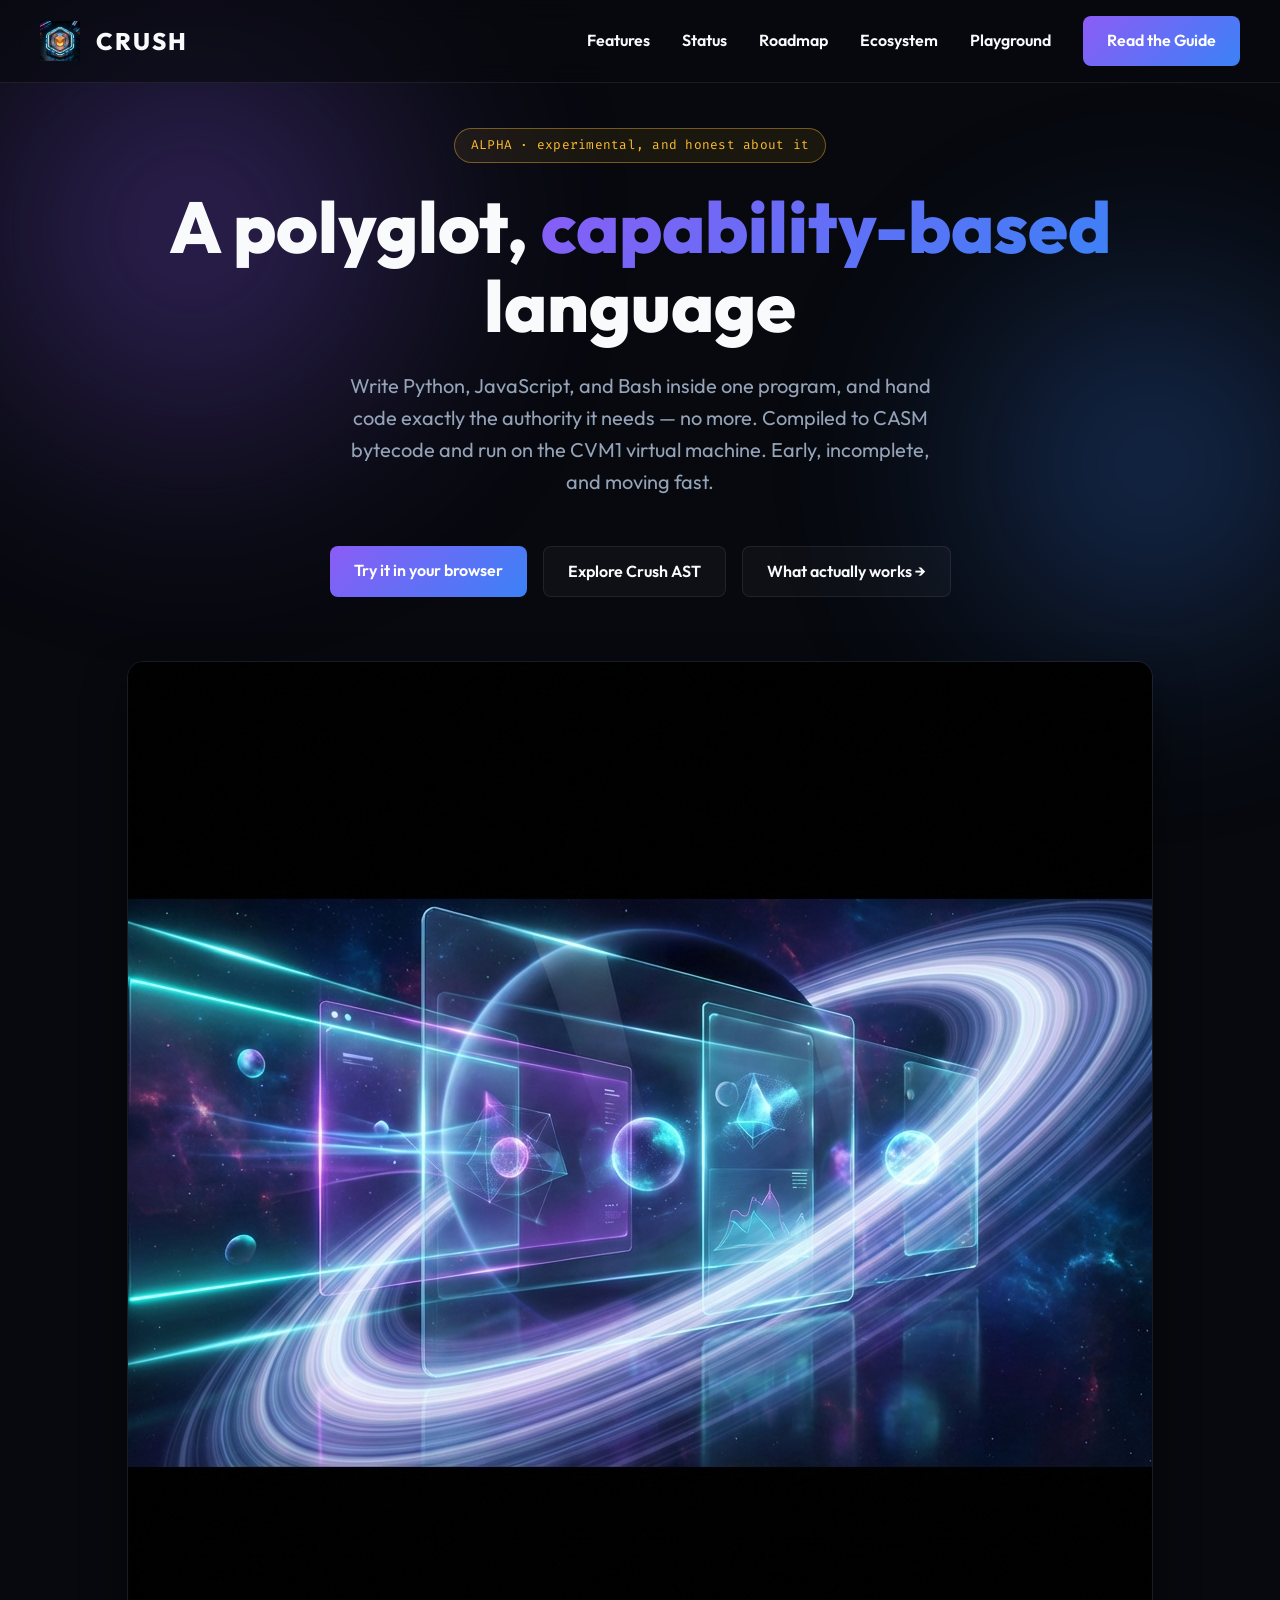
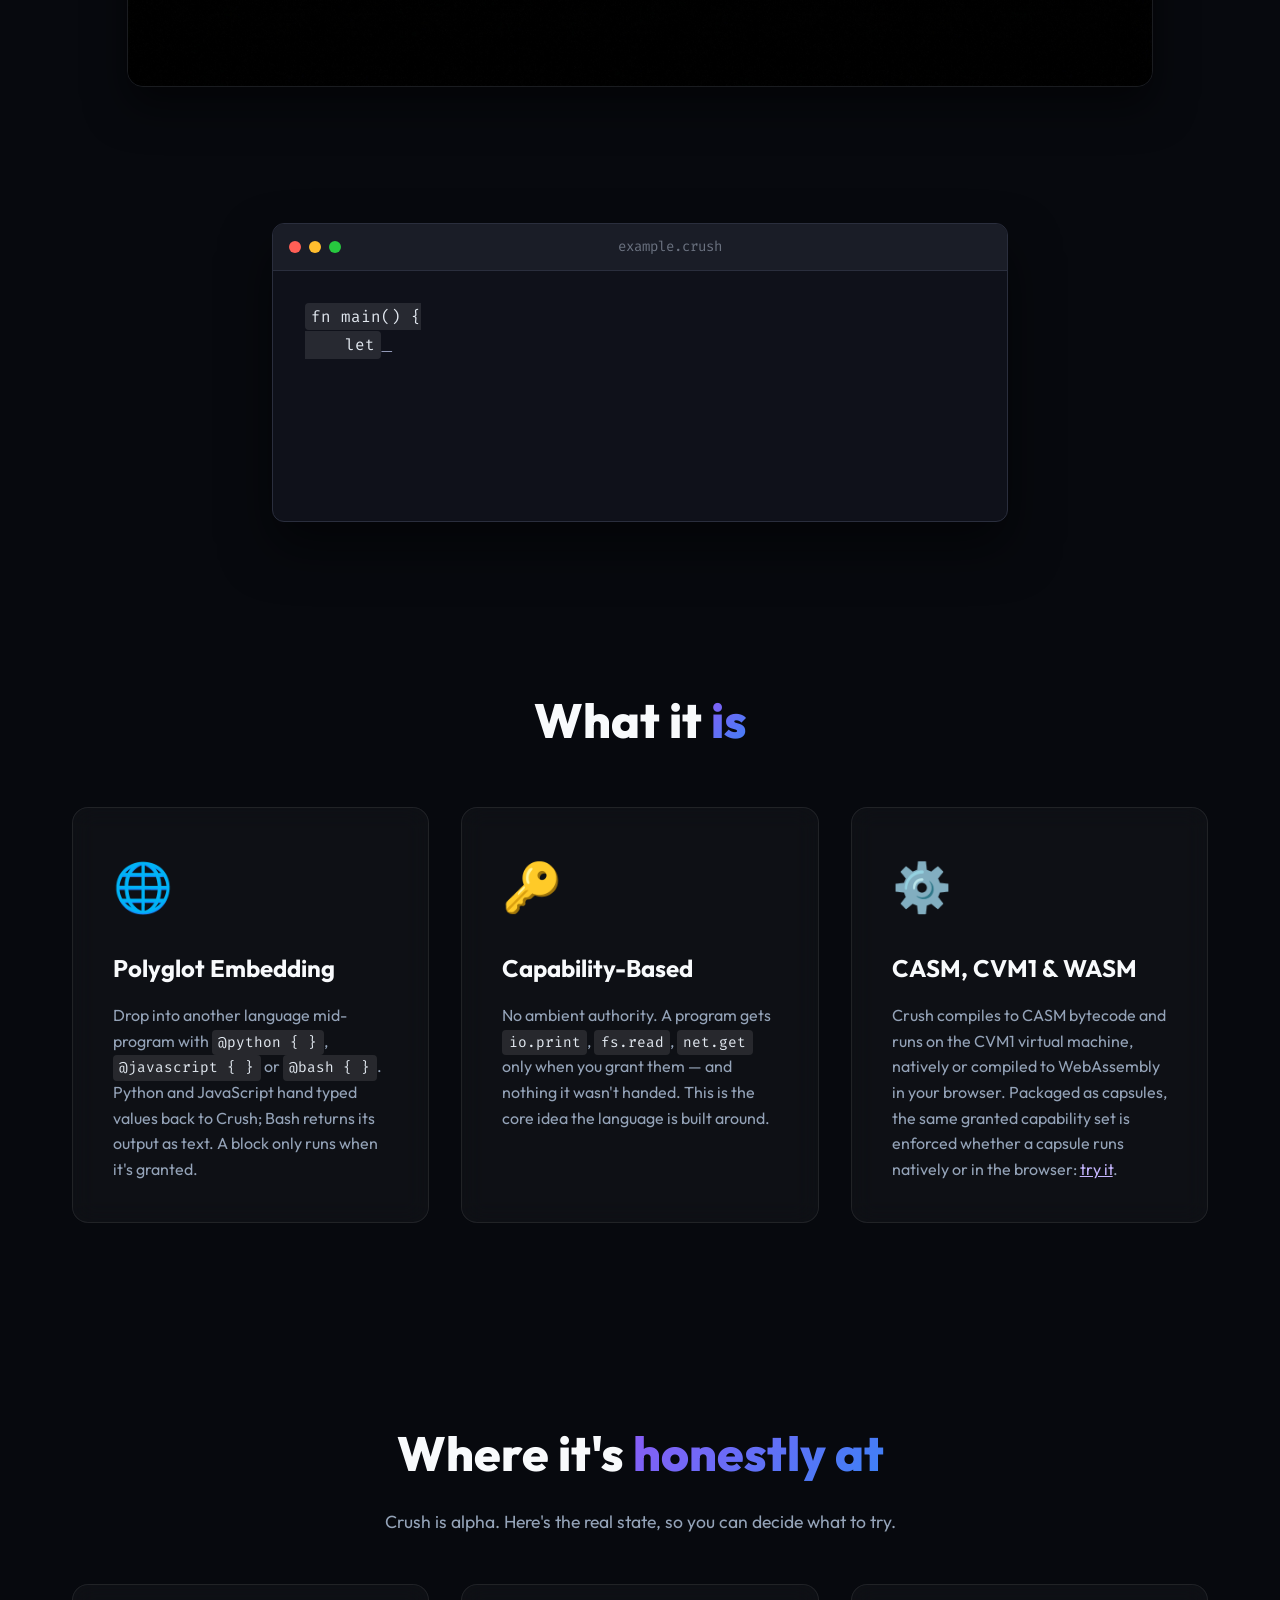
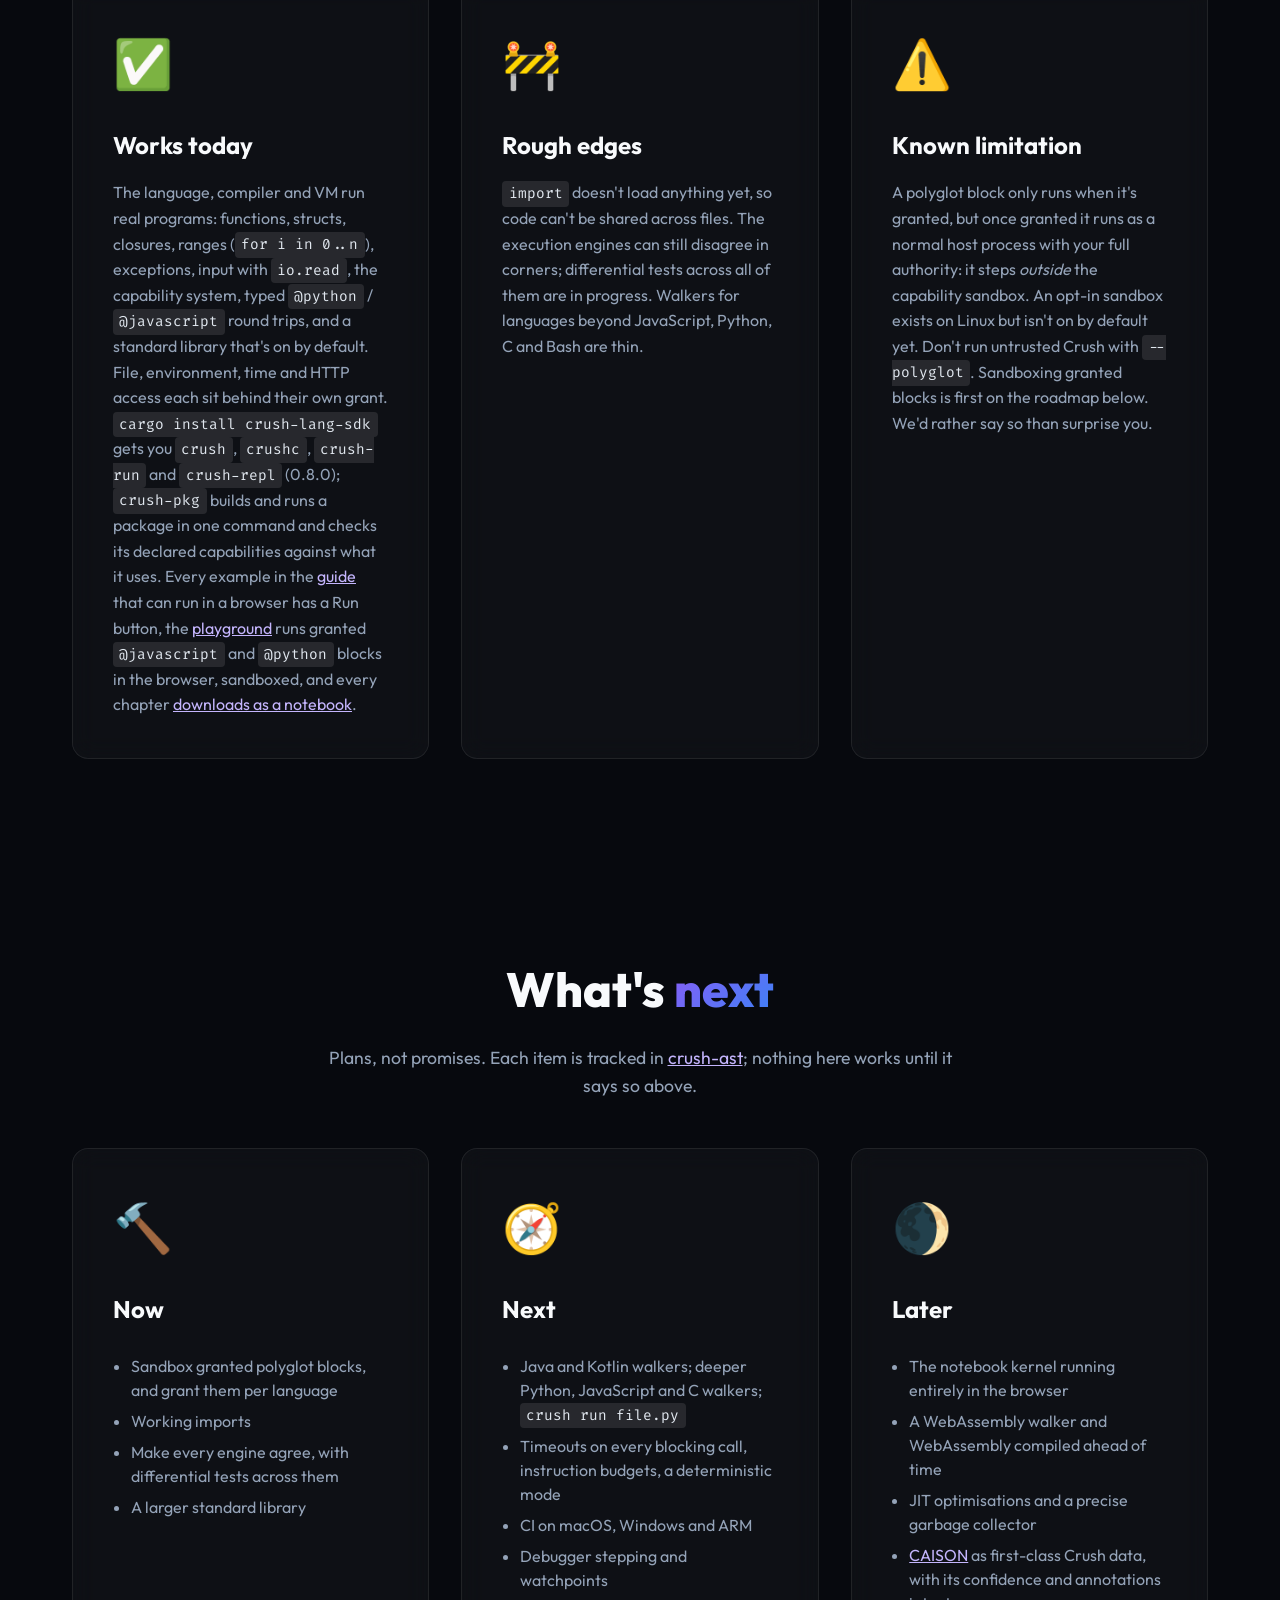
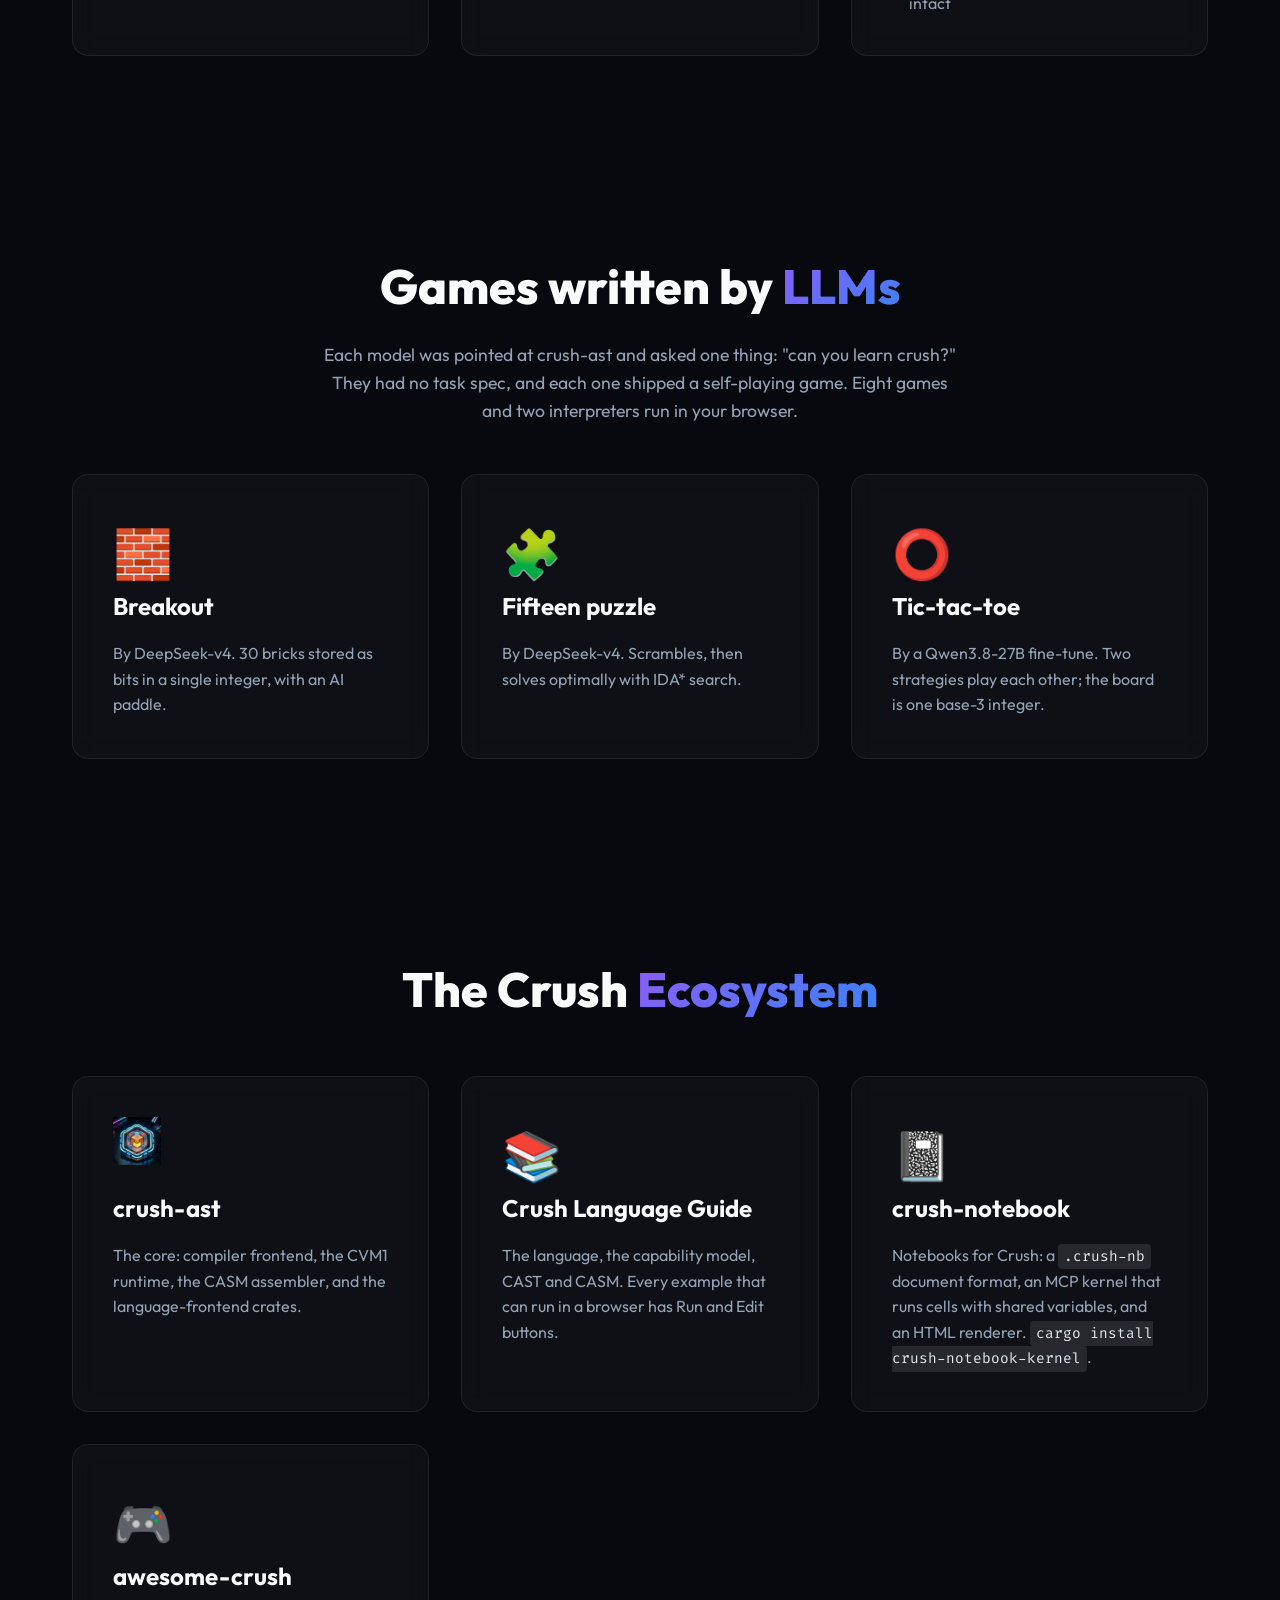
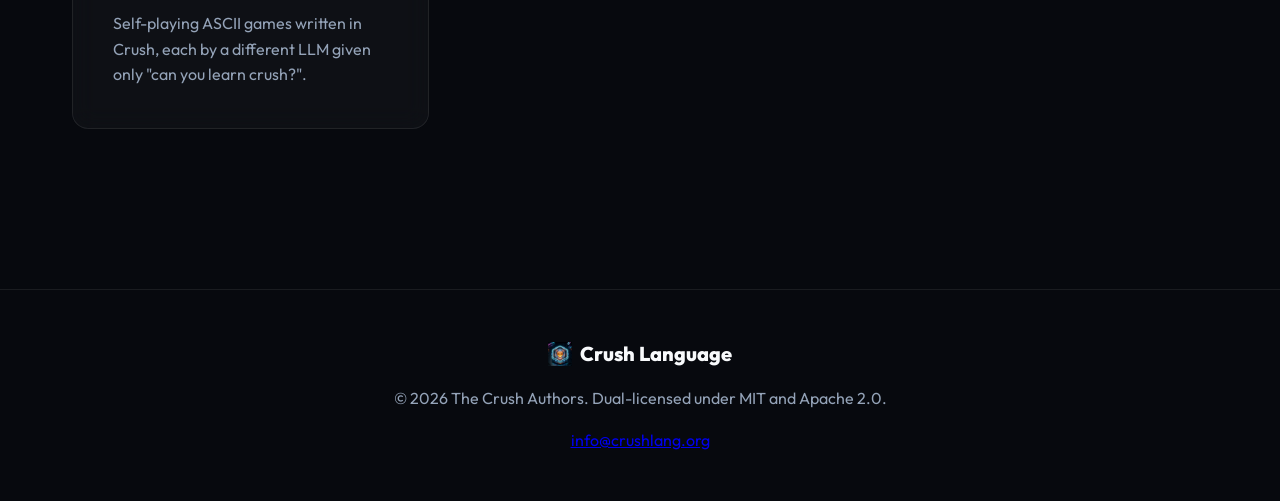
<file: index.html>
<!DOCTYPE html>
<html lang="en">
<head>
    <meta charset="UTF-8">
    <meta name="viewport" content="width=device-width, initial-scale=1.0">
    <title>Crush Language & Runtime</title>
    <link rel="stylesheet" href="styles.css">
    <link href="https://fonts.googleapis.com/css2?family=Outfit:wght@300;400;600;800&family=Fira+Code&display=swap" rel="stylesheet">
</head>
<body>
    <div class="blob blob-1"></div>
    <div class="blob blob-2"></div>
    
    <nav class="navbar">
        <div class="nav-container">
            <a href="#" class="brand">
                <img src="assets/logo.png" alt="Crush Logo" class="nav-logo">
                <span class="brand-text">CRUSH</span>
            </a>
            <ul class="nav-links">
                <li><a href="#features">Features</a></li>
                <li><a href="#status">Status</a></li>
                <li><a href="#roadmap">Roadmap</a></li>
                <li><a href="#ecosystem">Ecosystem</a></li>
                <li><a href="playground/">Playground</a></li>
                <li><a href="https://docs.crushlang.org/" class="btn-primary">Read the Guide</a></li>
            </ul>
        </div>
    </nav>

    <header class="hero">
        <div class="hero-content reveal">
            <span class="alpha-badge">ALPHA · experimental, and honest about it</span>
            <h1 class="hero-title">A polyglot, <span class="gradient-text">capability-based</span> language</h1>
            <p class="hero-subtitle">Write Python, JavaScript, and Bash inside one program, and hand code exactly the authority it needs — no more. Compiled to CASM bytecode and run on the CVM1 virtual machine. Early, incomplete, and moving fast.</p>
            <div class="hero-actions">
                <a href="playground/" class="btn-primary">Try it in your browser</a>
                <a href="https://github.com/nixpt/crush-ast" class="btn-secondary">Explore Crush AST</a>
                <a href="#status" class="btn-secondary">What actually works →</a>
            </div>
        </div>
        <div class="hero-visual reveal delay-1">
            <img src="assets/hero.png" alt="Crush Banner" class="hero-image">
        </div>
    </header>

    <section id="terminal" class="terminal-section reveal">
        <div class="terminal-window">
            <div class="terminal-header">
                <span class="dot red"></span>
                <span class="dot yellow"></span>
                <span class="dot green"></span>
                <span class="terminal-title">example.crush</span>
            </div>
            <div class="terminal-body">
                <pre><code id="typewriter"></code><span class="cursor">_</span></pre>
            </div>
        </div>
    </section>

    <section id="features" class="features-section">
        <h2 class="section-title reveal">What it <span class="gradient-text">is</span></h2>
        <div class="grid-container">
            <div class="feature-card reveal">
                <div class="card-icon">🌐</div>
                <h3>Polyglot Embedding</h3>
                <p>Drop into another language mid-program with <code>@python { }</code>, <code>@javascript { }</code> or <code>@bash { }</code>. Python and JavaScript hand typed values back to Crush; Bash returns its output as text. A block only runs when it's granted.</p>
            </div>
            <div class="feature-card reveal delay-1">
                <div class="card-icon">🔑</div>
                <h3>Capability-Based</h3>
                <p>No ambient authority. A program gets <code>io.print</code>, <code>fs.read</code>, <code>net.get</code> only when you grant them — and nothing it wasn't handed. This is the core idea the language is built around.</p>
            </div>
            <div class="feature-card reveal delay-2">
                <div class="card-icon">⚙️</div>
                <h3>CASM, CVM1 &amp; WASM</h3>
                <p>Crush compiles to CASM bytecode and runs on the CVM1 virtual machine, natively or compiled to WebAssembly in your browser. Packaged as capsules, the same granted capability set is enforced whether a capsule runs natively or in the browser: <a href="playground/capsules.html">try it</a>.</p>
            </div>
        </div>
    </section>

    <section id="status" class="features-section">
        <h2 class="section-title reveal">Where it's <span class="gradient-text">honestly at</span></h2>
        <p class="section-subtitle reveal">Crush is alpha. Here's the real state, so you can decide what to try.</p>
        <div class="grid-container">
            <div class="feature-card reveal">
                <div class="card-icon">✅</div>
                <h3>Works today</h3>
                <p>The language, compiler and VM run real programs: functions, structs, closures, ranges (<code>for i in 0..n</code>), exceptions, input with <code>io.read</code>, the capability system, typed <code>@python</code> / <code>@javascript</code> round trips, and a standard library that's on by default. File, environment, time and HTTP access each sit behind their own grant. <code>cargo install crush-lang-sdk</code> gets you <code>crush</code>, <code>crushc</code>, <code>crush-run</code> and <code>crush-repl</code> (0.8.0); <code>crush-pkg</code> builds and runs a package in one command and checks its declared capabilities against what it uses. Every example in the <a href="https://docs.crushlang.org/">guide</a> that can run in a browser has a Run button, the <a href="playground/">playground</a> runs granted <code>@javascript</code> and <code>@python</code> blocks in the browser, sandboxed, and every chapter <a href="https://docs.crushlang.org/notebooks.html">downloads as a notebook</a>.</p>
            </div>
            <div class="feature-card reveal delay-1">
                <div class="card-icon">🚧</div>
                <h3>Rough edges</h3>
                <p><code>import</code> doesn't load anything yet, so code can't be shared across files. The execution engines can still disagree in corners; differential tests across all of them are in progress. Walkers for languages beyond JavaScript, Python, C and Bash are thin.</p>
            </div>
            <div class="feature-card reveal delay-2">
                <div class="card-icon">⚠️</div>
                <h3>Known limitation</h3>
                <p>A polyglot block only runs when it's granted, but once granted it runs as a normal host process with your full authority: it steps <em>outside</em> the capability sandbox. An opt-in sandbox exists on Linux but isn't on by default yet. Don't run untrusted Crush with <code>--polyglot</code>. Sandboxing granted blocks is first on the roadmap below. We'd rather say so than surprise you.</p>
            </div>
        </div>
    </section>

    <section id="roadmap" class="features-section">
        <h2 class="section-title reveal">What's <span class="gradient-text">next</span></h2>
        <p class="section-subtitle reveal">Plans, not promises. Each item is tracked in <a href="https://github.com/nixpt/crush-ast">crush-ast</a>; nothing here works until it says so above.</p>
        <div class="grid-container">
            <div class="feature-card reveal">
                <div class="card-icon">🔨</div>
                <h3>Now</h3>
                <ul class="roadmap-list">
                    <li>Sandbox granted polyglot blocks, and grant them per language</li>
                    <li>Working imports</li>
                    <li>Make every engine agree, with differential tests across them</li>
                    <li>A larger standard library</li>
                </ul>
            </div>
            <div class="feature-card reveal delay-1">
                <div class="card-icon">🧭</div>
                <h3>Next</h3>
                <ul class="roadmap-list">
                    <li>Java and Kotlin walkers; deeper Python, JavaScript and C walkers; <code>crush run file.py</code></li>
                    <li>Timeouts on every blocking call, instruction budgets, a deterministic mode</li>
                    <li>CI on macOS, Windows and ARM</li>
                    <li>Debugger stepping and watchpoints</li>
                </ul>
            </div>
            <div class="feature-card reveal delay-2">
                <div class="card-icon">🌒</div>
                <h3>Later</h3>
                <ul class="roadmap-list">
                    <li>The notebook kernel running entirely in the browser</li>
                    <li>A WebAssembly walker and WebAssembly compiled ahead of time</li>
                    <li>JIT optimisations and a precise garbage collector</li>
                    <li><a href="https://github.com/nixpt/caison">CAISON</a> as first-class Crush data, with its confidence and annotations intact</li>
                </ul>
            </div>
        </div>
    </section>

    <section id="games" class="ecosystem-section">
        <h2 class="section-title reveal">Games written by <span class="gradient-text">LLMs</span></h2>
        <p class="section-subtitle reveal">Each model was pointed at crush-ast and asked one thing: "can you learn crush?" They had no task spec, and each one shipped a self-playing game. Eight games and two interpreters run in your browser.</p>
        <div class="grid-container">
            <a href="playground/#g-breakout" class="eco-card reveal">
                <div class="eco-icon">🧱</div>
                <div class="eco-content">
                    <h3>Breakout</h3>
                    <p>By DeepSeek-v4. 30 bricks stored as bits in a single integer, with an AI paddle.</p>
                </div>
            </a>
            <a href="playground/#g-fifteen" class="eco-card reveal delay-1">
                <div class="eco-icon">🧩</div>
                <div class="eco-content">
                    <h3>Fifteen puzzle</h3>
                    <p>By DeepSeek-v4. Scrambles, then solves optimally with IDA* search.</p>
                </div>
            </a>
            <a href="playground/#g-tictactoe" class="eco-card reveal delay-2">
                <div class="eco-icon">⭕</div>
                <div class="eco-content">
                    <h3>Tic-tac-toe</h3>
                    <p>By a Qwen3.8-27B fine-tune. Two strategies play each other; the board is one base-3 integer.</p>
                </div>
            </a>
        </div>
    </section>

    <section id="ecosystem" class="ecosystem-section">
        <h2 class="section-title reveal">The Crush <span class="gradient-text">Ecosystem</span></h2>
        <div class="grid-container">
            <a href="https://github.com/nixpt/crush-ast" class="eco-card reveal">
                <img src="assets/logo.png" alt="Crush AST" class="eco-icon">
                <div class="eco-content">
                    <h3>crush-ast</h3>
                    <p>The core: compiler frontend, the CVM1 runtime, the CASM assembler, and the language-frontend crates.</p>
                </div>
            </a>
            <a href="https://docs.crushlang.org/" class="eco-card reveal delay-1">
                <div class="eco-icon">📚</div>
                <div class="eco-content">
                    <h3>Crush Language Guide</h3>
                    <p>The language, the capability model, CAST and CASM. Every example that can run in a browser has Run and Edit buttons.</p>
                </div>
            </a>
            <a href="https://github.com/nixpt/crush-notebook" class="eco-card reveal">
                <div class="eco-icon">📓</div>
                <div class="eco-content">
                    <h3>crush-notebook</h3>
                    <p>Notebooks for Crush: a <code>.crush-nb</code> document format, an MCP kernel that runs cells with shared variables, and an HTML renderer. <code>cargo install crush-notebook-kernel</code>.</p>
                </div>
            </a>
            <a href="https://github.com/nixpt/awesome-crush" class="eco-card reveal delay-2">
                <div class="eco-icon">🎮</div>
                <div class="eco-content">
                    <h3>awesome-crush</h3>
                    <p>Self-playing ASCII games written in Crush, each by a different LLM given only "can you learn crush?".</p>
                </div>
            </a>
        </div>
    </section>

    <footer>
        <div class="footer-content">
            <div class="footer-brand">
                <img src="assets/logo.png" alt="Logo" class="footer-logo">
                <span>Crush Language</span>
            </div>
            <p>&copy; 2026 The Crush Authors. Dual-licensed under MIT and Apache 2.0.</p>
            <p><a href="mailto:info@crushlang.org">info@crushlang.org</a></p>
        </div>
    </footer>

    <script src="script.js"></script>
</body>
</html>
</file>
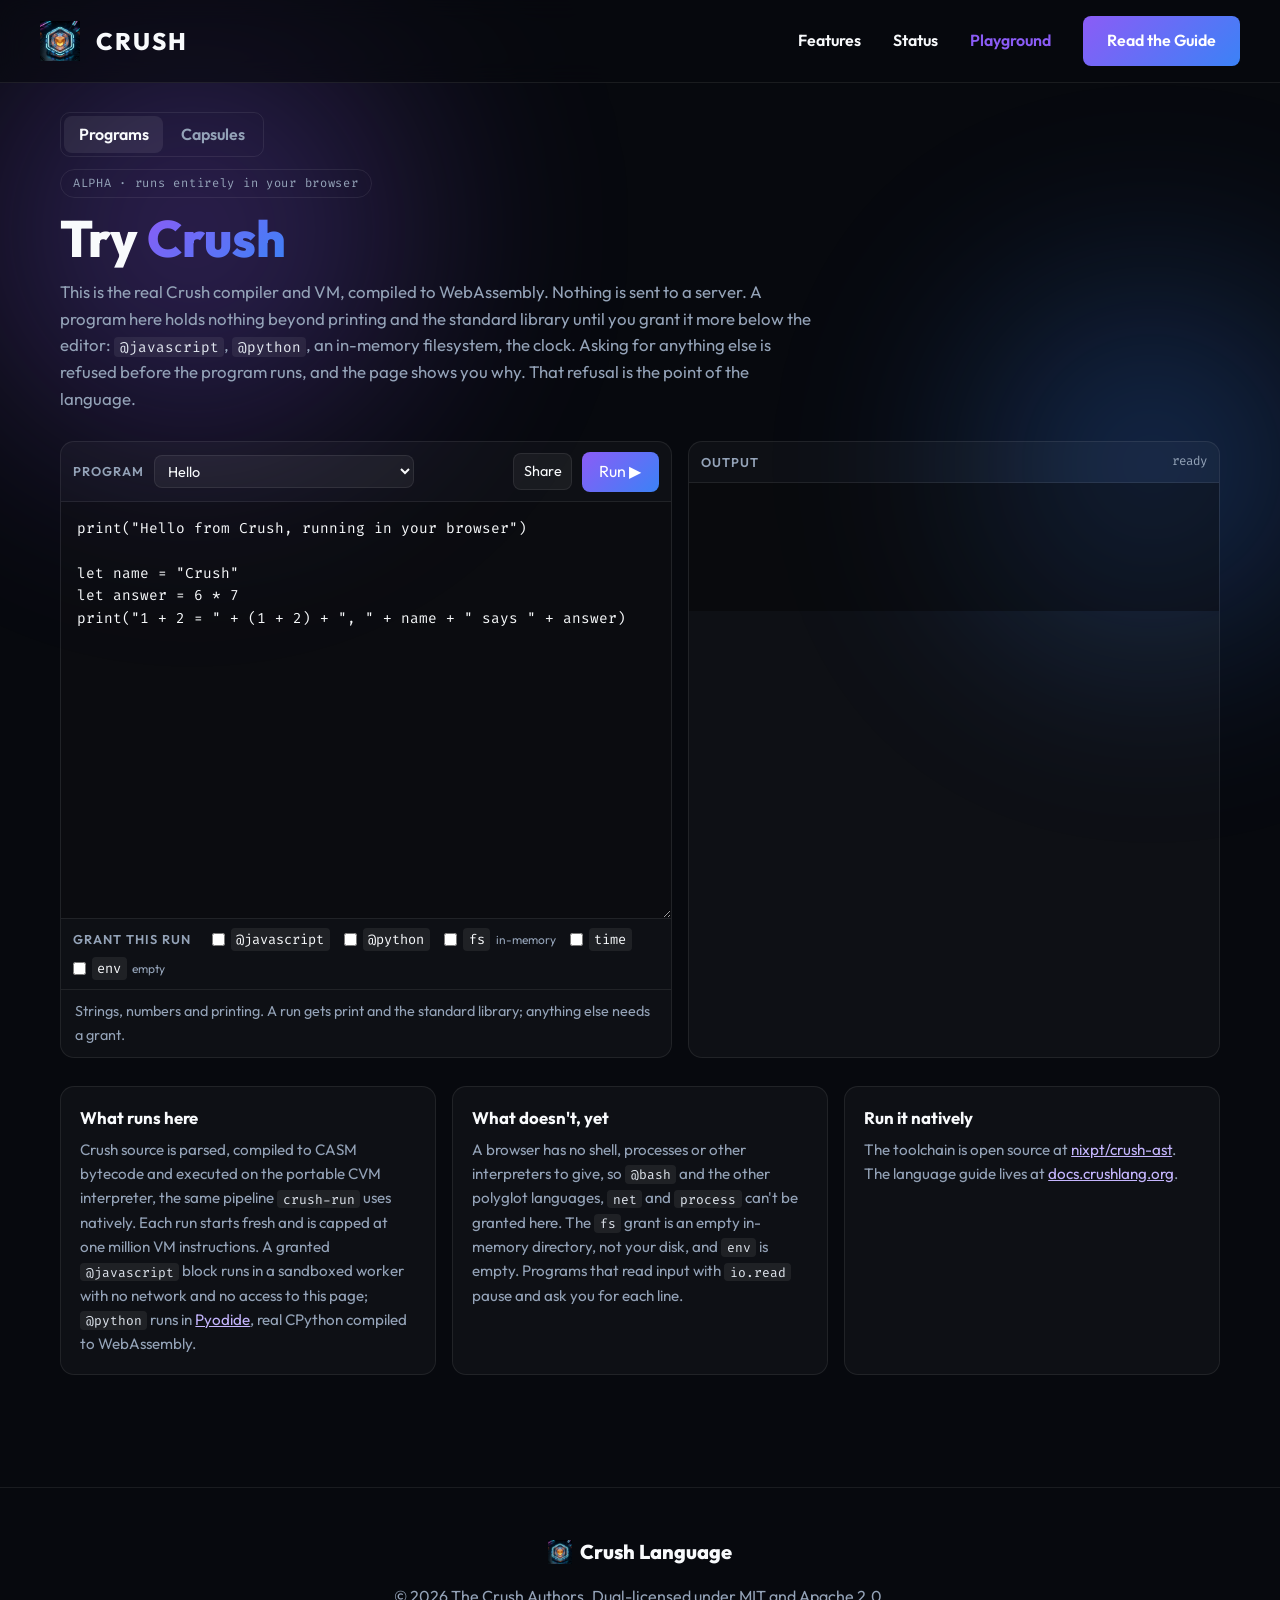
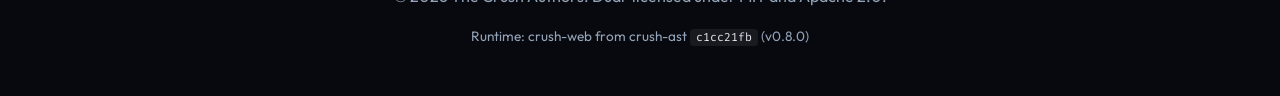
<file: playground/index.html>
<!DOCTYPE html>
<html lang="en">
<head>
    <meta charset="UTF-8">
    <meta name="viewport" content="width=device-width, initial-scale=1.0">
    <title>Try Crush — Playground</title>
    <meta name="description" content="Run Crush programs in your browser. The real Crush compiler and VM, compiled to WebAssembly.">
    <link rel="stylesheet" href="../styles.css">
    <link rel="stylesheet" href="playground.css">
    <link href="https://fonts.googleapis.com/css2?family=Outfit:wght@300;400;600;800&family=Fira+Code&display=swap" rel="stylesheet">
</head>
<body>
    <div class="blob blob-1"></div>
    <div class="blob blob-2"></div>

    <nav class="navbar">
        <div class="nav-container">
            <a href="../" class="brand">
                <img src="../assets/logo.png" alt="Crush Logo" class="nav-logo">
                <span class="brand-text">CRUSH</span>
            </a>
            <ul class="nav-links">
                <li><a href="../#features">Features</a></li>
                <li><a href="../#status">Status</a></li>
                <li><a href="./" aria-current="page">Playground</a></li>
                <li><a href="https://docs.crushlang.org/" class="btn-primary">Read the Guide</a></li>
            </ul>
        </div>
    </nav>

    <main class="pg">
        <header class="pg-head">
            <nav class="mode-tabs" aria-label="Playground mode">
                <a href="./" aria-current="page">Programs</a>
                <a href="capsules.html">Capsules</a>
            </nav>
            <span class="badge">ALPHA · runs entirely in your browser</span>
            <h1>Try <span class="gradient-text">Crush</span></h1>
            <p>This is the real Crush compiler and VM, compiled to WebAssembly. Nothing is sent to a server. A program here holds nothing beyond printing and the standard library until you grant it more below the editor: <code>@javascript</code>, <code>@python</code>, an in-memory filesystem, the clock. Asking for anything else is refused before the program runs, and the page shows you why. That refusal is the point of the language.</p>
        </header>

        <section class="pg-grid">
            <div class="pane editor-pane">
                <div class="pane-bar">
                    <label for="example" class="pane-title">Program</label>
                    <select id="example"></select>
                    <span class="spacer"></span>
                    <button id="share" class="tool" type="button" title="Copy a link to this program">Share</button>
                    <button id="run" class="btn-primary run" type="button" title="Run (Ctrl+Enter)">Run ▶</button>
                </div>
                <textarea id="src" spellcheck="false" autocapitalize="off" autocomplete="off" aria-label="Crush source code"></textarea>
                <fieldset id="run-grants" class="run-grants">
                    <legend class="pane-title">Grant this run</legend>
                    <label title="Run @javascript blocks, sandboxed: no network, no access to this page"><input type="checkbox" value="polyglot.javascript"> <code>@javascript</code></label>
                    <label title="Run @python blocks in Pyodide (CPython for WebAssembly), downloaded on first use"><input type="checkbox" value="polyglot.python"> <code>@python</code></label>
                    <label title="An empty in-memory directory of this run's own"><input type="checkbox" value="fs"> <code>fs</code> <small>in-memory</small></label>
                    <label title="The clock (time.*)"><input type="checkbox" value="time"> <code>time</code></label>
                    <label title="The environment, which is empty in a browser"><input type="checkbox" value="env"> <code>env</code> <small>empty</small></label>
                </fieldset>
                <p class="hint" id="blurb"></p>
            </div>
            <div class="pane output-pane">
                <div class="pane-bar">
                    <span class="pane-title">Output</span>
                    <span class="spacer"></span>
                    <span id="stats" class="stats" aria-live="polite">loading runtime…</span>
                </div>
                <div id="verdict" class="verdict" hidden>
                    <strong id="verdict-title"></strong>
                    <p id="verdict-body"></p>
                    <button id="verdict-grant" class="tool grant-run" type="button" hidden></button>
                </div>
                <div id="player" class="player" hidden>
                    <button id="play" class="tool" type="button">Pause</button>
                    <button id="restart" class="tool" type="button">Restart</button>
                    <label for="speed" class="pane-title">Speed</label>
                    <select id="speed">
                        <option value="400">Slow</option>
                        <option value="160" selected>Normal</option>
                        <option value="60">Fast</option>
                    </select>
                    <span id="frame-no" class="stats"></span>
                    <span class="spacer"></span>
                    <button id="full" class="tool" type="button">Full output</button>
                </div>
                <pre id="out" aria-live="polite"></pre>
                <div id="input-row" class="input-row" hidden>
                    <label for="stdin-line" class="pane-title">Input</label>
                    <input id="stdin-line" type="text" spellcheck="false" autocomplete="off" placeholder="type a line, press Enter">
                    <button id="send" class="tool" type="button">Send</button>
                    <button id="eof" class="tool" type="button" title="Send end of input (io.read returns an empty string)">End input</button>
                </div>
            </div>
        </section>

        <section class="pg-notes">
            <div class="note-card">
                <h3>What runs here</h3>
                <p>Crush source is parsed, compiled to CASM bytecode and executed on the portable CVM interpreter, the same pipeline <code>crush-run</code> uses natively. Each run starts fresh and is capped at one million VM instructions. A granted <code>@javascript</code> block runs in a sandboxed worker with no network and no access to this page; <code>@python</code> runs in <a href="https://pyodide.org/">Pyodide</a>, real CPython compiled to WebAssembly.</p>
            </div>
            <div class="note-card">
                <h3>What doesn't, yet</h3>
                <p>A browser has no shell, processes or other interpreters to give, so <code>@bash</code> and the other polyglot languages, <code>net</code> and <code>process</code> can't be granted here. The <code>fs</code> grant is an empty in-memory directory, not your disk, and <code>env</code> is empty. Programs that read input with <code>io.read</code> pause and ask you for each line.</p>
            </div>
            <div class="note-card">
                <h3>Run it natively</h3>
                <p>The toolchain is open source at <a href="https://github.com/nixpt/crush-ast">nixpt/crush-ast</a>. The language guide lives at <a href="https://docs.crushlang.org/">docs.crushlang.org</a>.</p>
            </div>
        </section>
    </main>

    <footer>
        <div class="footer-content">
            <div class="footer-brand">
                <img src="../assets/logo.png" alt="Logo" class="footer-logo">
                <span>Crush Language</span>
            </div>
            <p>&copy; 2026 The Crush Authors. Dual-licensed under MIT and Apache 2.0.</p>
            <p class="build" id="build">Runtime: crush-web from crush-ast <code>c1cc21fb</code> (v0.8.0)</p>
        </div>
    </footer>

    <script type="module" src="playground.js"></script>
</body>
</html>
</file>
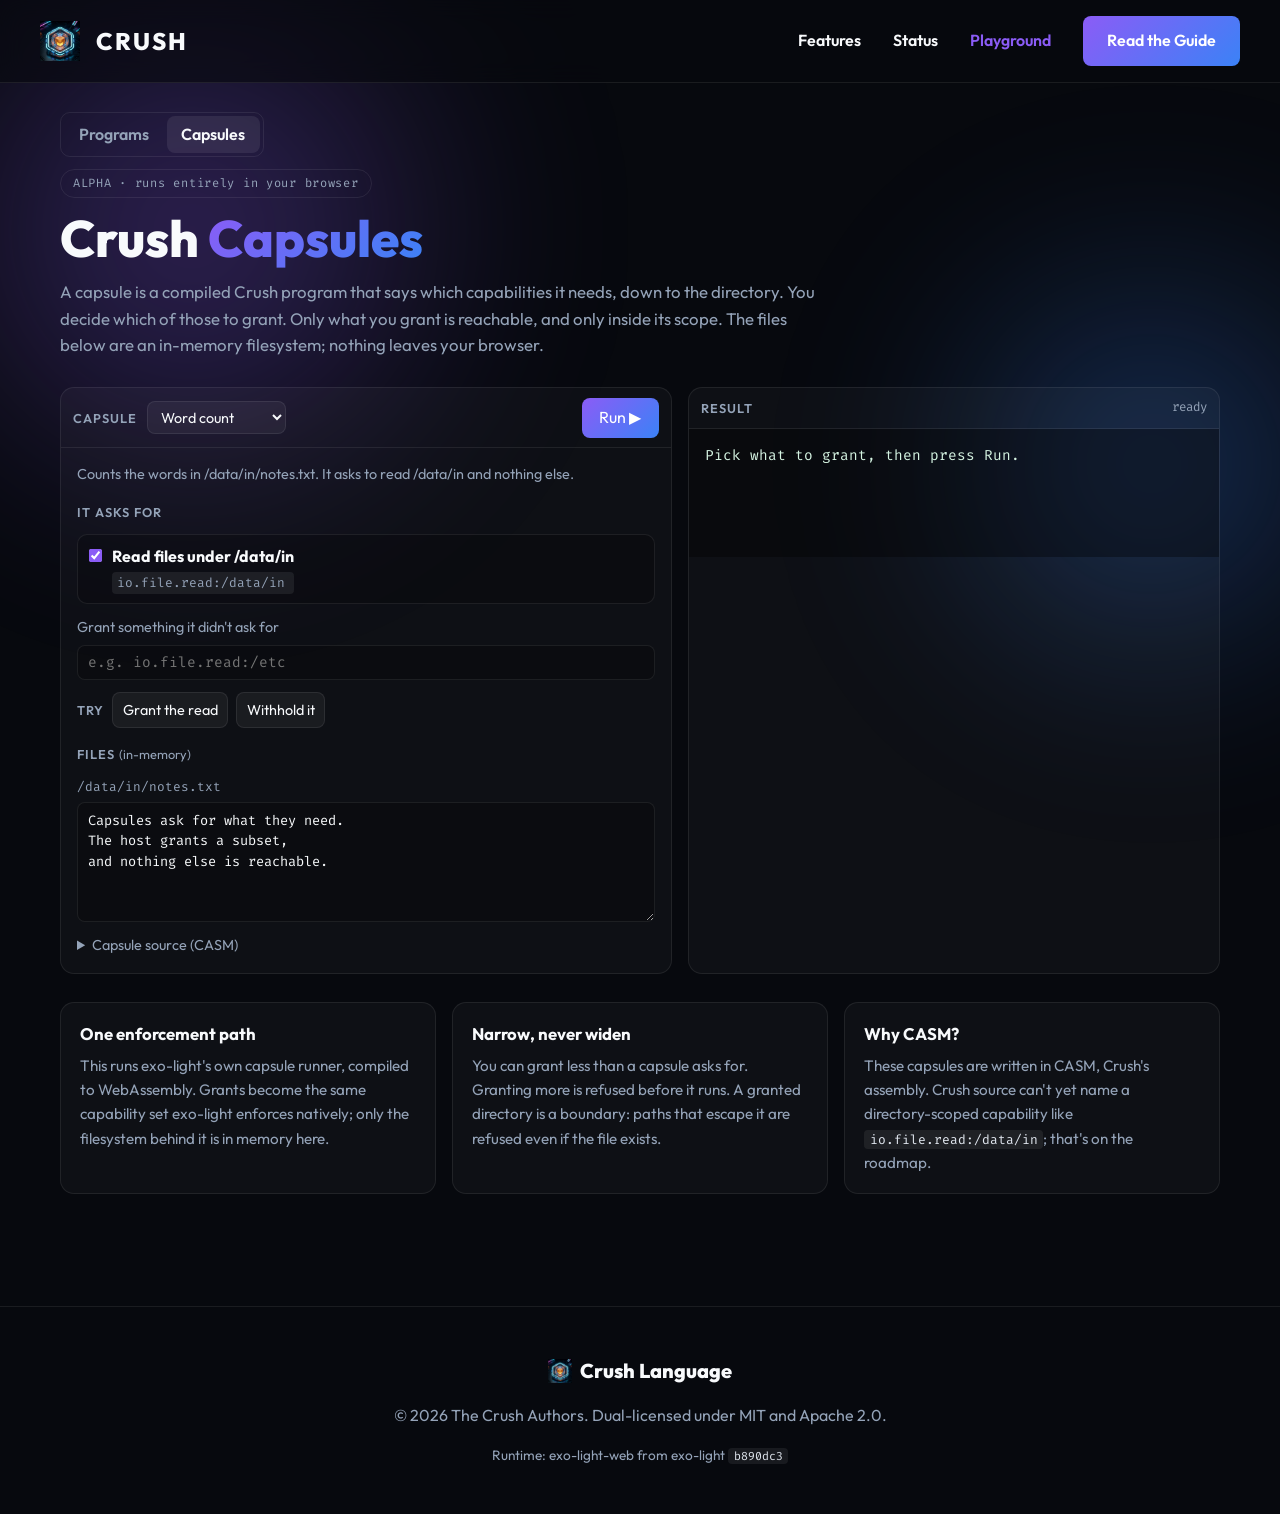
<file: playground/capsules.html>
<!DOCTYPE html>
<html lang="en">
<head>
    <meta charset="UTF-8">
    <meta name="viewport" content="width=device-width, initial-scale=1.0">
    <title>Crush Capsules — Playground</title>
    <meta name="description" content="Run Crush capsules in your browser. A capsule asks for capabilities, you grant a subset, and nothing else is reachable.">
    <link rel="stylesheet" href="../styles.css">
    <link rel="stylesheet" href="playground.css">
    <link href="https://fonts.googleapis.com/css2?family=Outfit:wght@300;400;600;800&family=Fira+Code&display=swap" rel="stylesheet">
</head>
<body>
    <div class="blob blob-1"></div>
    <div class="blob blob-2"></div>

    <nav class="navbar">
        <div class="nav-container">
            <a href="../" class="brand">
                <img src="../assets/logo.png" alt="Crush Logo" class="nav-logo">
                <span class="brand-text">CRUSH</span>
            </a>
            <ul class="nav-links">
                <li><a href="../#features">Features</a></li>
                <li><a href="../#status">Status</a></li>
                <li><a href="./" aria-current="page">Playground</a></li>
                <li><a href="https://docs.crushlang.org/" class="btn-primary">Read the Guide</a></li>
            </ul>
        </div>
    </nav>

    <main class="pg">
        <header class="pg-head">
            <nav class="mode-tabs" aria-label="Playground mode">
                <a href="./">Programs</a>
                <a href="capsules.html" aria-current="page">Capsules</a>
            </nav>
            <span class="badge">ALPHA · runs entirely in your browser</span>
            <h1>Crush <span class="gradient-text">Capsules</span></h1>
            <p>A capsule is a compiled Crush program that says which capabilities it needs, down to the directory. You decide which of those to grant. Only what you grant is reachable, and only inside its scope. The files below are an in-memory filesystem; nothing leaves your browser.</p>
        </header>

        <section class="pg-grid">
            <div class="pane">
                <div class="pane-bar">
                    <label for="sample" class="pane-title">Capsule</label>
                    <select id="sample">
                        <option value="wordcount">Word count</option>
                        <option value="report">Report writer</option>
                        <option value="passwd">Escape attempt</option>
                    </select>
                    <span class="spacer"></span>
                    <button id="run" class="btn-primary run" type="button" disabled>Run ▶</button>
                </div>
                <div class="cap-body">
                    <p class="hint plain" id="about"></p>

                    <h3 class="cap-h">It asks for</h3>
                    <div id="requests" class="grants"></div>

                    <div class="extra">
                        <label for="extra-grant">Grant something it didn't ask for</label>
                        <div class="extra-row">
                            <input id="extra-grant" type="text" spellcheck="false" placeholder="e.g. io.file.read:/etc">
                        </div>
                    </div>

                    <div class="presets" id="presets"></div>

                    <h3 class="cap-h">Files <span class="muted">(in-memory)</span></h3>
                    <div id="files" class="files"></div>

                    <details class="source">
                        <summary>Capsule source (CASM)</summary>
                        <pre id="source"></pre>
                    </details>
                </div>
            </div>

            <div class="pane output-pane">
                <div class="pane-bar">
                    <span class="pane-title">Result</span>
                    <span class="spacer"></span>
                    <span id="stats" class="stats" aria-live="polite">loading runtime…</span>
                </div>
                <div id="verdict" class="verdict" hidden>
                    <strong id="verdict-title"></strong>
                    <p id="verdict-body"></p>
                </div>
                <pre id="out" aria-live="polite">Pick what to grant, then press Run.</pre>
                <div class="after" id="after" hidden>
                    <h3 class="cap-h">Files after the run</h3>
                    <div id="after-files"></div>
                </div>
            </div>
        </section>

        <section class="pg-notes">
            <div class="note-card">
                <h3>One enforcement path</h3>
                <p>This runs exo-light's own capsule runner, compiled to WebAssembly. Grants become the same capability set exo-light enforces natively; only the filesystem behind it is in memory here.</p>
            </div>
            <div class="note-card">
                <h3>Narrow, never widen</h3>
                <p>You can grant less than a capsule asks for. Granting more is refused before it runs. A granted directory is a boundary: paths that escape it are refused even if the file exists.</p>
            </div>
            <div class="note-card">
                <h3>Why CASM?</h3>
                <p>These capsules are written in CASM, Crush's assembly. Crush source can't yet name a directory-scoped capability like <code>io.file.read:/data/in</code>; that's on the roadmap.</p>
            </div>
        </section>
    </main>

    <footer>
        <div class="footer-content">
            <div class="footer-brand">
                <img src="../assets/logo.png" alt="Logo" class="footer-logo">
                <span>Crush Language</span>
            </div>
            <p>&copy; 2026 The Crush Authors. Dual-licensed under MIT and Apache 2.0.</p>
            <p class="build">Runtime: exo-light-web from exo-light <code>b890dc3</code></p>
        </div>
    </footer>

    <script type="module" src="capsules.js"></script>
</body>
</html>
</file>
<file: styles.css>
:root {
    --bg-dark: #07090e;
    --bg-card: rgba(255, 255, 255, 0.03);
    --border-card: rgba(255, 255, 255, 0.08);
    --primary: #8b5cf6;
    --secondary: #3b82f6;
    --text-main: #f8fafc;
    --text-muted: #94a3b8;
    --gradient: linear-gradient(135deg, var(--primary), var(--secondary));
}

* {
    margin: 0;
    padding: 0;
    box-sizing: border-box;
}

body {
    font-family: 'Outfit', sans-serif;
    background-color: var(--bg-dark);
    color: var(--text-main);
    overflow-x: hidden;
    line-height: 1.6;
}

/* Background Blobs */
.blob {
    position: absolute;
    filter: blur(100px);
    z-index: -1;
    opacity: 0.4;
    border-radius: 50%;
    animation: float 20s ease-in-out infinite;
}
.blob-1 {
    top: -10%;
    left: -10%;
    width: 50vw;
    height: 50vw;
    background: radial-gradient(circle, var(--primary) 0%, transparent 70%);
}
.blob-2 {
    bottom: 20%;
    right: -10%;
    width: 40vw;
    height: 40vw;
    background: radial-gradient(circle, var(--secondary) 0%, transparent 70%);
    animation-delay: -10s;
}

@keyframes float {
    0%, 100% { transform: translate(0, 0) scale(1); }
    50% { transform: translate(5%, 10%) scale(1.05); }
}

/* Typography */
.gradient-text {
    background: var(--gradient);
    -webkit-background-clip: text;
    -webkit-text-fill-color: transparent;
}
.section-title {
    font-size: 3rem;
    text-align: center;
    margin-bottom: 3rem;
    font-weight: 800;
}

/* Navbar */
.navbar {
    position: fixed;
    top: 0;
    width: 100%;
    padding: 1rem 2rem;
    background: rgba(7, 9, 14, 0.6);
    backdrop-filter: blur(12px);
    border-bottom: 1px solid var(--border-card);
    z-index: 100;
}
.nav-container {
    max-width: 1200px;
    margin: 0 auto;
    display: flex;
    justify-content: space-between;
    align-items: center;
}
.brand {
    display: flex;
    align-items: center;
    gap: 1rem;
    text-decoration: none;
    color: var(--text-main);
}
.nav-logo {
    width: 40px;
    height: 40px;
}
.brand-text {
    font-size: 1.5rem;
    font-weight: 800;
    letter-spacing: 2px;
}
.nav-links {
    list-style: none;
    display: flex;
    gap: 2rem;
    align-items: center;
}
.nav-links a {
    color: var(--text-main);
    text-decoration: none;
    font-weight: 600;
    transition: color 0.3s;
}
.nav-links a:hover {
    color: var(--primary);
}

/* Buttons */
.btn-primary {
    background: var(--gradient);
    color: white !important;
    padding: 0.75rem 1.5rem;
    border-radius: 8px;
    text-decoration: none;
    font-weight: 600;
    transition: transform 0.3s, box-shadow 0.3s;
    display: inline-block;
    border: none;
    cursor: pointer;
}
.btn-primary:hover {
    transform: translateY(-2px);
    box-shadow: 0 10px 20px rgba(139, 92, 246, 0.3);
}
.btn-secondary {
    background: var(--bg-card);
    color: var(--text-main) !important;
    padding: 0.75rem 1.5rem;
    border-radius: 8px;
    text-decoration: none;
    font-weight: 600;
    border: 1px solid var(--border-card);
    transition: all 0.3s;
    display: inline-block;
}
.btn-secondary:hover {
    background: rgba(255, 255, 255, 0.1);
    transform: translateY(-2px);
}

/* Hero Section */
.hero {
    min-height: 100vh;
    display: flex;
    flex-direction: column;
    justify-content: center;
    align-items: center;
    text-align: center;
    padding: 8rem 2rem 4rem;
    max-width: 1200px;
    margin: 0 auto;
}
.hero-title {
    font-size: 4.5rem;
    line-height: 1.1;
    margin-bottom: 1.5rem;
    font-weight: 800;
}
.hero-subtitle {
    font-size: 1.25rem;
    color: var(--text-muted);
    max-width: 600px;
    margin: 0 auto 3rem;
}
.hero-actions {
    display: flex;
    gap: 1rem;
    justify-content: center;
    margin-bottom: 4rem;
}
.hero-image {
    max-width: 100%;
    border-radius: 16px;
    border: 1px solid var(--border-card);
    box-shadow: 0 20px 40px rgba(0,0,0,0.5);
}

/* Terminal */
.terminal-section {
    padding: 4rem 2rem;
    max-width: 800px;
    margin: 0 auto;
}
.terminal-window {
    background: #0f111a;
    border-radius: 12px;
    border: 1px solid #2a2e3d;
    box-shadow: 0 25px 50px rgba(0,0,0,0.5);
    overflow: hidden;
}
.terminal-header {
    background: #1a1d27;
    padding: 0.75rem 1rem;
    display: flex;
    align-items: center;
    gap: 8px;
    border-bottom: 1px solid #2a2e3d;
}
.dot {
    width: 12px;
    height: 12px;
    border-radius: 50%;
}
.dot.red { background: #ff5f56; }
.dot.yellow { background: #ffbd2e; }
.dot.green { background: #27c93f; }
.terminal-title {
    margin-left: auto;
    margin-right: auto;
    color: #6b7280;
    font-size: 0.875rem;
    font-family: 'Fira Code', monospace;
}
.terminal-body {
    padding: 2rem;
    font-family: 'Fira Code', monospace;
    color: #a6accd;
    font-size: 1.1rem;
    text-align: left;
    min-height: 250px;
}
.cursor {
    animation: blink 1s step-end infinite;
}
@keyframes blink {
    50% { opacity: 0; }
}

/* Features & Ecosystem Grids */
.features-section, .ecosystem-section {
    padding: 6rem 2rem;
    max-width: 1200px;
    margin: 0 auto;
}
.grid-container {
    display: grid;
    grid-template-columns: repeat(auto-fit, minmax(300px, 1fr));
    gap: 2rem;
}
.feature-card, .eco-card {
    background: var(--bg-card);
    border: 1px solid var(--border-card);
    border-radius: 16px;
    padding: 2.5rem;
    backdrop-filter: blur(12px);
    transition: transform 0.3s, border-color 0.3s, box-shadow 0.3s;
    text-decoration: none;
    color: inherit;
    display: flex;
    flex-direction: column;
}
.feature-card:hover, .eco-card:hover {
    transform: translateY(-10px);
    border-color: rgba(139, 92, 246, 0.4);
    box-shadow: 0 20px 40px rgba(0,0,0,0.3);
}
.card-icon, .eco-icon {
    font-size: 3rem;
    margin-bottom: 1.5rem;
}
.eco-icon {
    width: 48px;
    height: 48px;
}
h3 {
    font-size: 1.5rem;
    margin-bottom: 1rem;
    color: var(--text-main);
}
p {
    color: var(--text-muted);
}
code {
    background: rgba(255,255,255,0.1);
    padding: 0.2rem 0.4rem;
    border-radius: 4px;
    font-family: 'Fira Code', monospace;
    font-size: 0.9em;
    color: #e2e8f0;
}

/* Footer */
footer {
    border-top: 1px solid var(--border-card);
    padding: 3rem 2rem;
    text-align: center;
    margin-top: 4rem;
}
.footer-content {
    max-width: 1200px;
    margin: 0 auto;
    display: flex;
    flex-direction: column;
    align-items: center;
    gap: 1rem;
}
.footer-brand {
    display: flex;
    align-items: center;
    gap: 0.5rem;
    font-weight: 800;
    font-size: 1.25rem;
}
.footer-logo {
    width: 24px;
    height: 24px;
}

/* Animations */
.reveal {
    opacity: 0;
    transform: translateY(30px);
    transition: all 0.8s cubic-bezier(0.5, 0, 0, 1);
}
.reveal.active {
    opacity: 1;
    transform: translateY(0);
}
.delay-1 { transition-delay: 0.2s; }
.delay-2 { transition-delay: 0.4s; }

@media (max-width: 768px) {
    .hero-title { font-size: 3rem; }
    .nav-links { display: none; }
}

/* ── Alpha badge + section subtitle (added for the honest-status rework) ── */
.alpha-badge {
    display: inline-block;
    margin-bottom: 1.5rem;
    padding: 0.4rem 1rem;
    font-family: 'Fira Code', monospace;
    font-size: 0.8rem;
    letter-spacing: 0.02em;
    color: #ffbd2e;
    border: 1px solid rgba(255, 189, 46, 0.4);
    border-radius: 999px;
    background: rgba(255, 189, 46, 0.08);
}

.section-subtitle {
    text-align: center;
    max-width: 40rem;
    margin: -2rem auto 3rem;
    opacity: 0.7;
    font-size: 1.1rem;
}

/* The background blobs float past the right edge. As absolutely positioned
   elements they widened the page (51px sideways scroll on phones, even with
   overflow-x: hidden on html and body). Fixed elements sit against the
   viewport and never add to the page's scrollable width. */
.blob { position: fixed; }
html { overflow-x: hidden; }

/* Roadmap columns */
.roadmap-list { margin: 0.6rem 0 0; padding-left: 1.1rem; display: grid; gap: 0.45rem; color: var(--text-muted); text-align: left; }
.roadmap-list li { line-height: 1.5; }
.feature-card a, .section-subtitle a { color: #c4b5fd; }
</file>
<file: playground/playground.css>
/* Playground layout on top of the site's styles.css tokens. */
.pg {
    max-width: 1200px;
    margin: 0 auto;
    padding: 7rem 1.25rem 3rem;
    display: grid;
    gap: 1.75rem;
}
.pg-head { display: grid; gap: 0.75rem; max-width: 760px; }
.pg-head h1 { font-size: clamp(2.2rem, 5vw, 3.2rem); font-weight: 800; line-height: 1.1; }
.pg-head p { color: var(--text-muted); font-size: 1.05rem; }
.badge {
    justify-self: start;
    font-family: 'Fira Code', monospace;
    font-size: 0.75rem;
    letter-spacing: 0.06em;
    color: var(--text-muted);
    border: 1px solid var(--border-card);
    border-radius: 999px;
    padding: 0.25rem 0.75rem;
}

.pg-grid {
    display: grid;
    grid-template-columns: minmax(0, 1.15fr) minmax(0, 1fr);
    gap: 1rem;
}
@media (max-width: 860px) { .pg-grid { grid-template-columns: minmax(0, 1fr); } }

.pane {
    background: var(--bg-card);
    border: 1px solid var(--border-card);
    border-radius: 14px;
    display: flex;
    flex-direction: column;
    min-width: 0;
    overflow: hidden;
}
.pane-bar {
    display: flex;
    flex-wrap: wrap;
    align-items: center;
    gap: 0.6rem;
    padding: 0.6rem 0.75rem;
    border-bottom: 1px solid var(--border-card);
}
.pane-title {
    font-size: 0.8rem;
    font-weight: 600;
    letter-spacing: 0.08em;
    text-transform: uppercase;
    color: var(--text-muted);
}
.spacer { flex: 1; }

select, .tool {
    font: inherit;
    font-size: 0.9rem;
    color: var(--text-main);
    background: rgba(255, 255, 255, 0.05);
    border: 1px solid var(--border-card);
    border-radius: 8px;
    padding: 0.35rem 0.6rem;
}
select option { background: #11141c; color: var(--text-main); }
.tool { cursor: pointer; }
.tool:hover { background: rgba(255, 255, 255, 0.1); }
.run {
    border: 0;
    cursor: pointer;
    font: inherit;
    padding: 0.45rem 1.1rem;
}
.run:disabled { opacity: 0.55; cursor: progress; transform: none; box-shadow: none; }

#src, #out {
    font-family: 'Fira Code', ui-monospace, Menlo, monospace;
    font-size: 0.9rem;
    line-height: 1.55;
    tab-size: 4;
}
#src {
    flex: 1;
    min-height: 26rem;
    resize: vertical;
    border: 0;
    outline: none;
    padding: 1rem;
    color: var(--text-main);
    background: rgba(0, 0, 0, 0.25);
    white-space: pre;
    overflow: auto;
}
#out {
    flex: 1;
    min-height: 26rem;
    margin: 0;
    padding: 1rem;
    white-space: pre-wrap;
    overflow-wrap: anywhere;
    overflow: auto;
    color: #d6f5e3;
    background: rgba(0, 0, 0, 0.35);
}
#out.err { color: #ffb4ab; }
.stats {
    font-family: 'Fira Code', monospace;
    font-size: 0.78rem;
    color: var(--text-muted);
    font-variant-numeric: tabular-nums;
}
.hint {
    margin: 0;
    padding: 0.65rem 0.9rem;
    font-size: 0.9rem;
    color: var(--text-muted);
    border-top: 1px solid var(--border-card);
}

.pg-notes {
    display: grid;
    grid-template-columns: repeat(auto-fit, minmax(240px, 1fr));
    gap: 1rem;
}
.note-card {
    background: var(--bg-card);
    border: 1px solid var(--border-card);
    border-radius: 14px;
    padding: 1.1rem 1.2rem;
}
.note-card h3 { font-size: 1.05rem; margin-bottom: 0.4rem; }
.note-card p { color: var(--text-muted); font-size: 0.95rem; }
.note-card a { color: #c4b5fd; }
.pg code, footer code {
    font-family: 'Fira Code', monospace;
    font-size: 0.85em;
    background: rgba(255, 255, 255, 0.07);
    padding: 0.05rem 0.35rem;
    border-radius: 4px;
}
.nav-links a[aria-current="page"] { color: var(--primary); }
footer .build { color: var(--text-muted); font-size: 0.85rem; }
:focus-visible { outline: 2px solid var(--primary); outline-offset: 2px; }

.verdict {
    margin: 0.75rem 0.75rem 0;
    padding: 0.75rem 0.9rem;
    border-radius: 10px;
    border: 1px solid;
    display: grid;
    gap: 0.3rem;
}
.verdict p { margin: 0; font-size: 0.92rem; color: var(--text-muted); }
.verdict.refused { border-color: rgba(250, 204, 21, 0.45); background: rgba(250, 204, 21, 0.07); }
.verdict.refused strong { color: #fde68a; }
.verdict.stopped { border-color: rgba(96, 165, 250, 0.45); background: rgba(96, 165, 250, 0.07); }
.verdict.stopped strong { color: #bfdbfe; }
#out.raw { color: var(--text-muted); font-size: 0.82rem; }
.verdict[hidden] { display: none; }
.verdict .grant-run { justify-self: start; margin-top: 0.3rem; }
.verdict .grant-run[hidden] { display: none; }

/* ── Grants for a run ─────────────────────────────────────────────────── */
.run-grants { display: flex; flex-wrap: wrap; align-items: center; gap: 0.35rem 0.9rem; margin: 0; padding: 0.55rem 0.75rem; border: 0; border-top: 1px solid var(--border-card); }
.run-grants legend { float: left; margin-right: 0.4rem; padding: 0; }
.run-grants label { display: inline-flex; align-items: center; gap: 0.35rem; cursor: pointer; color: var(--text-muted); font-size: 0.9rem; }
.run-grants input { accent-color: var(--primary); }
.run-grants code { font-family: 'Fira Code', monospace; font-size: 0.85rem; color: var(--text-main); }
.run-grants small { font-size: 0.75rem; }

.player {
    display: flex;
    flex-wrap: wrap;
    align-items: center;
    gap: 0.5rem;
    padding: 0.5rem 0.75rem;
    border-bottom: 1px solid var(--border-card);
}
.player[hidden] { display: none; }
.hint a { color: #c4b5fd; }

/* ── Programs / Capsules tabs ─────────────────────────────────────────── */
.mode-tabs { display: flex; gap: 0.25rem; justify-self: start; border: 1px solid var(--border-card); border-radius: 10px; padding: 0.2rem; }
.mode-tabs a { color: var(--text-muted); text-decoration: none; font-weight: 600; padding: 0.35rem 0.9rem; border-radius: 8px; }
.mode-tabs a[aria-current="page"] { color: var(--text-main); background: rgba(255, 255, 255, 0.08); }
.mode-tabs a:hover { color: var(--text-main); }

/* ── Capsules ─────────────────────────────────────────────────────────── */
.cap-body { padding: 0.9rem 1rem 1rem; display: grid; gap: 0.75rem; min-width: 0; }
.cap-h { font-size: 0.8rem; font-weight: 600; letter-spacing: 0.08em; text-transform: uppercase; color: var(--text-muted); margin: 0.25rem 0 0; }
.cap-h .muted { text-transform: none; letter-spacing: 0; font-weight: 400; }
.hint.plain { border: 0; padding: 0; }
.grants { display: grid; gap: 0.5rem; }
.grant { display: flex; gap: 0.6rem; align-items: flex-start; padding: 0.55rem 0.7rem; border: 1px solid var(--border-card); border-radius: 10px; background: rgba(0, 0, 0, 0.2); cursor: pointer; }
.grant input { margin-top: 0.3rem; accent-color: var(--primary); }
.grant span { display: grid; gap: 0.15rem; min-width: 0; }
.grant code { font-family: 'Fira Code', monospace; font-size: 0.8rem; color: var(--text-muted); overflow-wrap: anywhere; }
.extra { display: grid; gap: 0.35rem; font-size: 0.9rem; color: var(--text-muted); }
.extra input { font: 0.9rem 'Fira Code', monospace; color: var(--text-main); background: rgba(0, 0, 0, 0.25); border: 1px solid var(--border-card); border-radius: 8px; padding: 0.45rem 0.6rem; width: 100%; }
.presets { display: flex; flex-wrap: wrap; gap: 0.5rem; align-items: center; }
.files { display: grid; gap: 0.6rem; }
.file { display: grid; gap: 0.3rem; min-width: 0; }
.file label, .file-path { font-family: 'Fira Code', monospace; font-size: 0.8rem; color: var(--text-muted); }
.file textarea { font: 0.85rem/1.5 'Fira Code', monospace; color: var(--text-main); background: rgba(0, 0, 0, 0.25); border: 1px solid var(--border-card); border-radius: 8px; padding: 0.5rem 0.6rem; resize: vertical; width: 100%; }
.source summary { cursor: pointer; color: var(--text-muted); font-size: 0.9rem; }
.source pre { margin: 0.5rem 0 0; max-height: 18rem; overflow: auto; font: 0.8rem/1.5 'Fira Code', monospace; color: var(--text-muted); background: rgba(0, 0, 0, 0.3); border-radius: 8px; padding: 0.75rem; }
.output-pane #out { min-height: 8rem; flex: 0 0 auto; }
.after { padding: 0.75rem 1rem 1rem; display: grid; gap: 0.5rem; border-top: 1px solid var(--border-card); }
.after-file pre { margin: 0; font: 0.85rem/1.5 'Fira Code', monospace; white-space: pre-wrap; overflow-wrap: anywhere; color: var(--text-muted); background: rgba(0, 0, 0, 0.25); border-radius: 8px; padding: 0.5rem 0.6rem; }
.after-file.changed pre { color: #d6f5e3; border: 1px solid rgba(74, 222, 128, 0.35); }
.verdict.allowed { border-color: rgba(74, 222, 128, 0.45); background: rgba(74, 222, 128, 0.07); }
.verdict.allowed strong { color: #bbf7d0; }
.after[hidden] { display: none; }

.input-row { display: flex; flex-wrap: wrap; align-items: center; gap: 0.5rem; padding: 0.6rem 0.75rem; border-top: 1px solid var(--border-card); }
.input-row[hidden] { display: none; }
.input-row input { flex: 1; min-width: 8rem; font: 0.9rem 'Fira Code', monospace; color: var(--text-main); background: rgba(0, 0, 0, 0.3); border: 1px solid var(--border-card); border-radius: 8px; padding: 0.45rem 0.6rem; }
</file>
